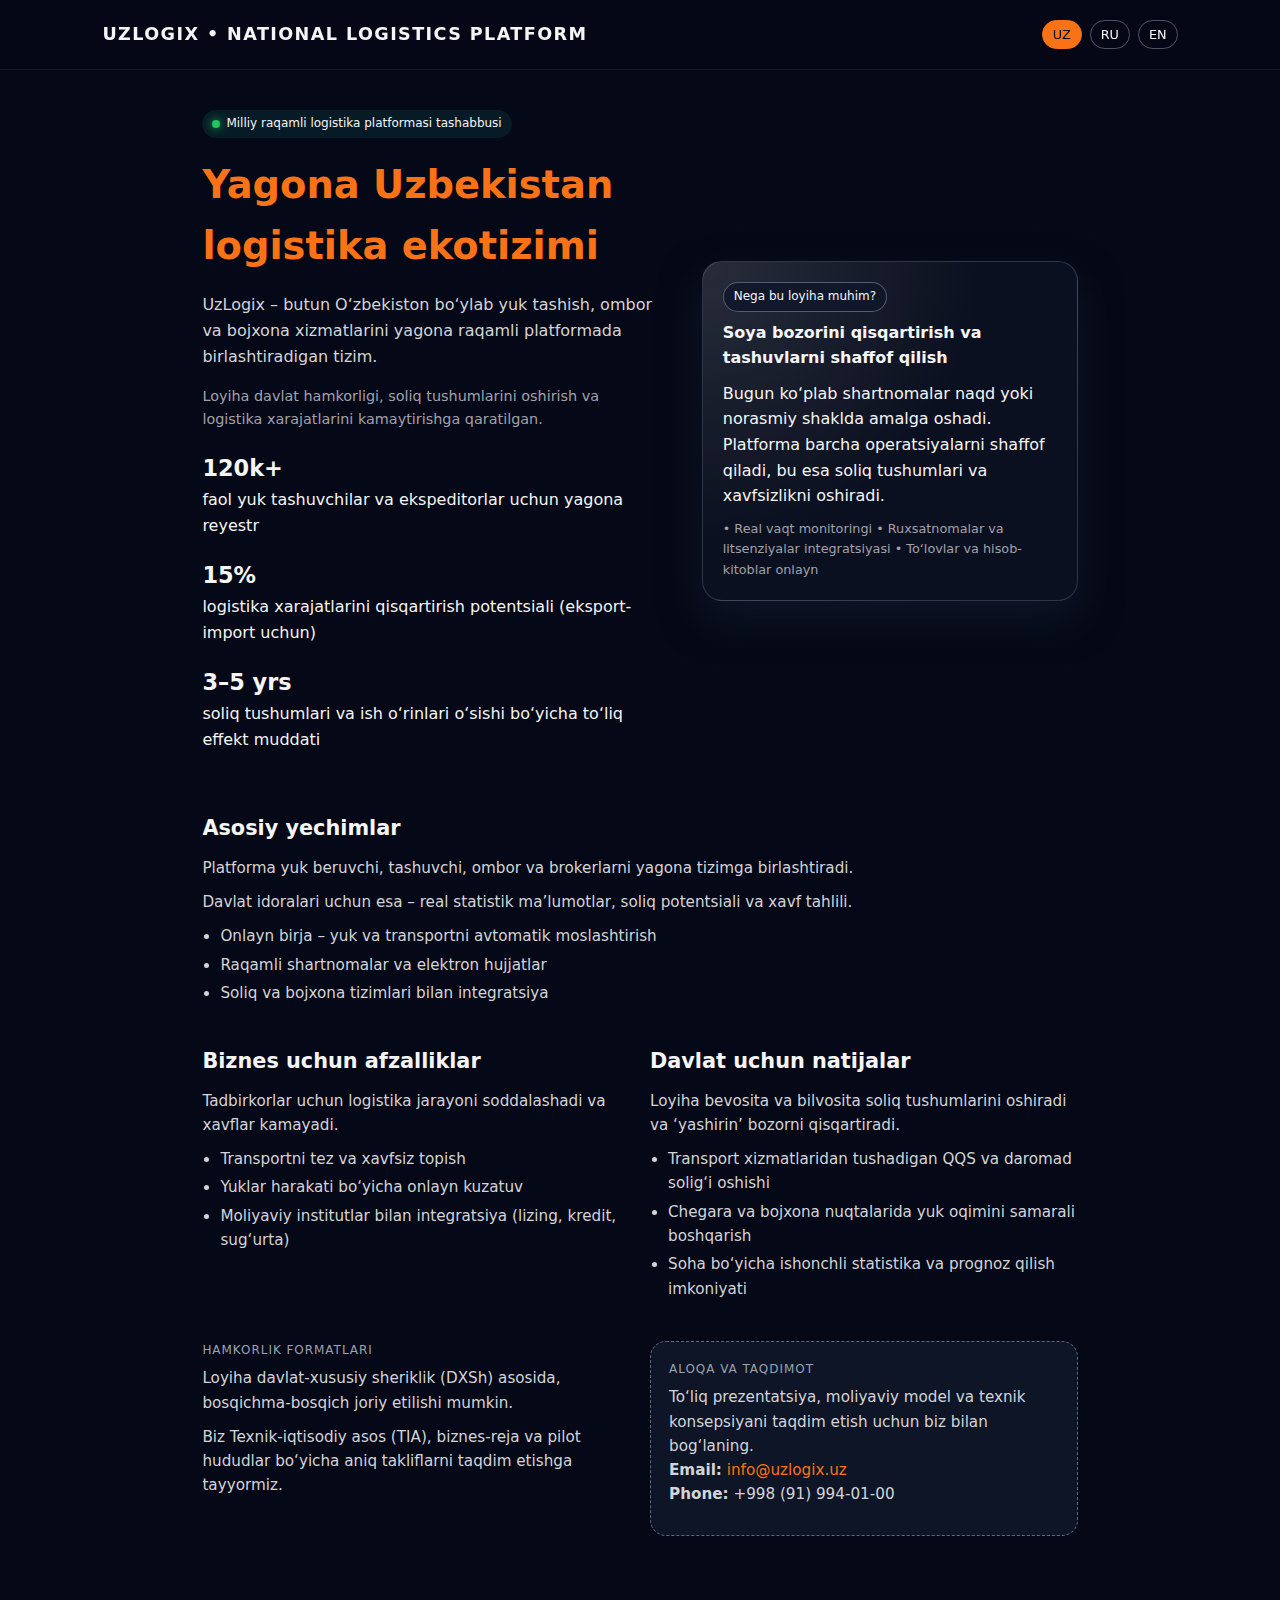
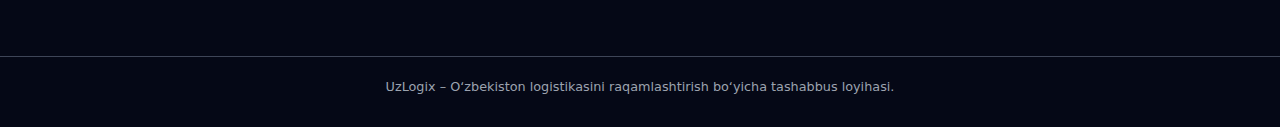
<file: index.html>
<!DOCTYPE html>
<html lang="en">
<head>
  <meta charset="UTF-8" />
  <title>Uzbekistan National Logistics Platform</title>
  <meta name="viewport" content="width=device-width, initial-scale=1" />
  <style>
    * { box-sizing: border-box; margin: 0; padding: 0; font-family: system-ui, -apple-system, BlinkMacSystemFont, "Segoe UI", sans-serif; }
    body { background: #050816; color: #f5f5f5; line-height: 1.6; }
    header { padding: 20px 8%; display: flex; justify-content: space-between; align-items: center; border-bottom: 1px solid rgba(255,255,255,0.08); position: sticky; top: 0; backdrop-filter: blur(10px); background: rgba(5,8,22,0.9); z-index: 10; }
    .logo { font-weight: 700; font-size: 1.1rem; letter-spacing: 0.08em; text-transform: uppercase; }
    .lang-switch { display: flex; gap: 8px; }
    .lang-btn { border: 1px solid rgba(255,255,255,0.3); background: transparent; color: #f5f5f5; padding: 6px 10px; border-radius: 999px; font-size: 0.8rem; cursor: pointer; }
    .lang-btn.active { background: #f97316; border-color: #f97316; color: #050816; }
    main { padding: 40px 8% 80px; max-width: 1080px; margin: 0 auto; }
    .hero { display: grid; grid-template-columns: minmax(0, 2.2fr) minmax(0, 1.8fr); gap: 40px; align-items: center; margin-bottom: 60px; }
    .badge { display: inline-flex; align-items: center; gap: 6px; padding: 4px 10px; background: rgba(15,118,110,0.18); border-radius: 999px; font-size: 0.75rem; margin-bottom: 16px; }
    .badge-dot { width: 8px; height: 8px; border-radius: 50%; background: #22c55e; box-shadow: 0 0 10px #22c55e; }
    h1 { font-size: clamp(2rem, 3vw, 2.6rem); margin-bottom: 16px; }
    h1 span { color: #f97316; }
    .hero-text { color: #d4d4d8; margin-bottom: 16px; }
    .hero-sub { font-size: 0.9rem; color: #a1a1aa; margin-bottom: 20px; }
    .hero-stats { display: flex; flex-wrap: wrap; gap: 20px; margin-top: 10px; }
    .stat { min-width: 120px; }
    .stat strong { font-size: 1.4rem; display: block; }
    .card { background: radial-gradient(circle at top left, rgba(248,250,252,0.12), transparent 55%), #0b1020; border-radius: 20px; padding: 20px; border: 1px solid rgba(148,163,184,0.25); box-shadow: 0 18px 40px rgba(15,23,42,0.9); }
    .pill { display: inline-block; font-size: 0.75rem; padding: 4px 10px; border-radius: 999px; background: rgba(15,23,42,0.9); border: 1px solid rgba(148,163,184,0.5); margin-bottom: 8px; }
    .card h2 { font-size: 1rem; margin-bottom: 10px; }
    .tag-list { margin-top: 10px; font-size: 0.8rem; color: #a1a1aa; }
    section { margin-bottom: 40px; }
    section h2 { font-size: 1.3rem; margin-bottom: 10px; }
    section p { color: #d4d4d8; margin-bottom: 10px; font-size: 0.95rem; }
    ul { padding-left: 18px; color: #d4d4d8; font-size: 0.95rem; }
    li + li { margin-top: 4px; }
    .grid-2 { display: grid; grid-template-columns: repeat(auto-fit, minmax(260px, 1fr)); gap: 20px; }
    .mini-label { font-size: 0.75rem; text-transform: uppercase; letter-spacing: 0.08em; color: #9ca3af; margin-bottom: 6px; }
    .contact-box { background: rgba(15,23,42,0.85); border-radius: 16px; padding: 18px; border: 1px dashed rgba(148,163,184,0.6); font-size: 0.9rem; }
    .contact-box a { color: #f97316; text-decoration: none; }
    footer { padding: 20px 8% 30px; border-top: 1px solid rgba(148,163,184,0.4); font-size: 0.8rem; color: #9ca3af; text-align: center; }
    @media (max-width: 800px) {
      .hero { grid-template-columns: 1fr; }
      header { padding-inline: 16px; }
      main { padding-inline: 16px; }
    }
  </style>
</head>
<body>
<header>
  <div class="logo">UzLogix • National Logistics Platform</div>
  <div class="lang-switch">
    <button class="lang-btn active" data-lang="uz">UZ</button>
    <button class="lang-btn" data-lang="ru">RU</button>
    <button class="lang-btn" data-lang="en">EN</button>
  </div>
</header>

<main>
  <!-- HERO -->
  <div class="hero">
    <div>
      <div class="badge">
        <span class="badge-dot"></span>
        <span data-i18n="badge"></span>
      </div>
      <h1><span data-i18n="hero_title_1"></span> <span>Uzbekistan</span> <span data-i18n="hero_title_2"></span></h1>
      <p class="hero-text" data-i18n="hero_text"></p>
      <p class="hero-sub" data-i18n="hero_sub"></p>

      <div class="hero-stats">
        <div class="stat">
          <strong>120k+</strong>
          <span data-i18n="stat1"></span>
        </div>
        <div class="stat">
          <strong>15%</strong>
          <span data-i18n="stat2"></span>
        </div>
        <div class="stat">
          <strong>3–5 yrs</strong>
          <span data-i18n="stat3"></span>
        </div>
      </div>
    </div>
    <div class="card">
      <div class="pill" data-i18n="card_pill"></div>
      <h2 data-i18n="card_title"></h2>
      <p data-i18n="card_text"></p>
      <div class="tag-list" data-i18n="card_tags"></div>
    </div>
  </div>

  <!-- SECTIONS -->
  <section>
    <h2 data-i18n="sec1_title"></h2>
    <p data-i18n="sec1_p1"></p>
    <p data-i18n="sec1_p2"></p>
    <ul>
      <li data-i18n="sec1_li1"></li>
      <li data-i18n="sec1_li2"></li>
      <li data-i18n="sec1_li3"></li>
    </ul>
  </section>

  <section class="grid-2">
    <div>
      <h2 data-i18n="sec2_title"></h2>
      <p data-i18n="sec2_p1"></p>
      <ul>
        <li data-i18n="sec2_li1"></li>
        <li data-i18n="sec2_li2"></li>
        <li data-i18n="sec2_li3"></li>
      </ul>
    </div>
    <div>
      <h2 data-i18n="sec3_title"></h2>
      <p data-i18n="sec3_p1"></p>
      <ul>
        <li data-i18n="sec3_li1"></li>
        <li data-i18n="sec3_li2"></li>
        <li data-i18n="sec3_li3"></li>
      </ul>
    </div>
  </section>

  <section class="grid-2">
    <div>
      <div class="mini-label" data-i18n="gov_label"></div>
      <p data-i18n="gov_p1"></p>
      <p data-i18n="gov_p2"></p>
    </div>
    <div class="contact-box">
      <div class="mini-label" data-i18n="contact_label"></div>
      <p><span data-i18n="contact_text"></span><br />
      <strong>Email:</strong> <a href="mailto:info@uzlogix.uz">info@uzlogix.uz</a><br />
      <strong>Phone:</strong> +998 (91) 994-01-00</p>
    </div>
  </section>
</main>

<footer>
  <span data-i18n="footer"></span>
</footer>

<script>
  const translations = {
    uz: {
      badge: "Milliy raqamli logistika platformasi tashabbusi",
      hero_title_1: "Yagona",
      hero_title_2: "logistika ekotizimi",
      hero_text: "UzLogix – butun O‘zbekiston bo‘ylab yuk tashish, ombor va bojxona xizmatlarini yagona raqamli platformada birlashtiradigan tizim.",
      hero_sub: "Loyiha davlat hamkorligi, soliq tushumlarini oshirish va logistika xarajatlarini kamaytirishga qaratilgan.",
      stat1: "faol yuk tashuvchilar va ekspeditorlar uchun yagona reyestr",
      stat2: "logistika xarajatlarini qisqartirish potentsiali (eksport-import uchun)",
      stat3: "soliq tushumlari va ish o‘rinlari o‘sishi bo‘yicha to‘liq effekt muddati",
      card_pill: "Nega bu loyiha muhim?",
      card_title: "Soya bozorini qisqartirish va tashuvlarni shaffof qilish",
      card_text: "Bugun ko‘plab shartnomalar naqd yoki norasmiy shaklda amalga oshadi. Platforma barcha operatsiyalarni shaffof qiladi, bu esa soliq tushumlari va xavfsizlikni oshiradi.",
      card_tags: "• Real vaqt monitoringi • Ruxsatnomalar va litsenziyalar integratsiyasi • To‘lovlar va hisob-kitoblar onlayn",
      sec1_title: "Asosiy yechimlar",
      sec1_p1: "Platforma yuk beruvchi, tashuvchi, ombor va brokerlarni yagona tizimga birlashtiradi.",
      sec1_p2: "Davlat idoralari uchun esa – real statistik ma’lumotlar, soliq potentsiali va xavf tahlili.",
      sec1_li1: "Onlayn birja – yuk va transportni avtomatik moslashtirish",
      sec1_li2: "Raqamli shartnomalar va elektron hujjatlar",
      sec1_li3: "Soliq va bojxona tizimlari bilan integratsiya",
      sec2_title: "Biznes uchun afzalliklar",
      sec2_p1: "Tadbirkorlar uchun logistika jarayoni soddalashadi va xavflar kamayadi.",
      sec2_li1: "Transportni tez va xavfsiz topish",
      sec2_li2: "Yuklar harakati bo‘yicha onlayn kuzatuv",
      sec2_li3: "Moliyaviy institutlar bilan integratsiya (lizing, kredit, sug‘urta)",
      sec3_title: "Davlat uchun natijalar",
      sec3_p1: "Loyiha bevosita va bilvosita soliq tushumlarini oshiradi va ‘yashirin’ bozorni qisqartiradi.",
      sec3_li1: "Transport xizmatlaridan tushadigan QQS va daromad solig‘i oshishi",
      sec3_li2: "Chegara va bojxona nuqtalarida yuk oqimini samarali boshqarish",
      sec3_li3: "Soha bo‘yicha ishonchli statistika va prognoz qilish imkoniyati",
      gov_label: "Hamkorlik formatlari",
      gov_p1: "Loyiha davlat-xususiy sheriklik (DXSh) asosida, bosqichma-bosqich joriy etilishi mumkin.",
      gov_p2: "Biz Texnik-iqtisodiy asos (TIA), biznes-reja va pilot hududlar bo‘yicha aniq takliflarni taqdim etishga tayyormiz.",
      contact_label: "Aloqa va taqdimot",
      contact_text: "To‘liq prezentatsiya, moliyaviy model va texnik konsepsiyani taqdim etish uchun biz bilan bog‘laning.",
      footer: "UzLogix – O‘zbekiston logistikasini raqamlashtirish bo‘yicha tashabbus loyihasi."
    },
    ru: {
      badge: "Инициатива национальной цифровой логистической платформы",
      hero_title_1: "Единая",
      hero_title_2: "логистическая экосистема",
      hero_text: "UzLogix — платформа, объединяющая грузоотправителей, перевозчиков, склады и таможенные сервисы по всей Узбекистану.",
      hero_sub: "Проект направлен на рост налоговых поступлений, снижение издержек и сокращение теневого рынка перевозок.",
      stat1: "единый реестр активных перевозчиков и экспедиторов",
      stat2: "потенциал снижения логистических издержек для экспорта и импорта",
      stat3: "горизонт полного эффекта по налогам и занятости",
      card_pill: "Почему это важно?",
      card_title: "Прозрачные перевозки вместо теневого рынка",
      card_text: "Сегодня значительная часть сделок проводится наличными и вне официальной отчетности. Платформа делает операции прозрачными и прослеживаемыми.",
      card_tags: "• Онлайн-мониторинг • Интеграция с разрешениями и лицензиями • Безналичные расчёты",
      sec1_title: "Ключевые решения",
      sec1_p1: "Платформа объединяет все звенья цепочки поставок в одну цифровую среду.",
      sec1_p2: "Для госорганов – это инструмент аналитики, управления рисками и контроля налоговой базы.",
      sec1_li1: "Онлайн-биржа для подбора груза и транспорта",
      sec1_li2: "Электронные контракты и документы",
      sec1_li3: "Интеграция с налоговой и таможней",
      sec2_title: "Преимущества для бизнеса",
      sec2_p1: "Компании получают быстрый доступ к проверенным партнёрам и прозрачным тарифам.",
      sec2_li1: "Сокращение пустых пробегов и простоев",
      sec2_li2: "Отслеживание груза в реальном времени",
      sec2_li3: "Доступ к финансированию, лизингу и страхованию",
      sec3_title: "Результаты для государства",
      sec3_p1: "Рост официального оборота в сфере транспорта и логистики.",
      sec3_li1: "Увеличение НДС и подоходного налога с услуг перевозки",
      sec3_li2: "Повышение пропускной способности погранпереходов",
      sec3_li3: "Точная статистика по грузопотокам и экспортно-импортным операциям",
      gov_label: "Форматы сотрудничества",
      gov_p1: "Проект может быть реализован в формате ГЧП с поэтапным запуском модулей.",
      gov_p2: "Команда готова представить ТЭО, бизнес-план и дорожную карту пилотных регионов.",
      contact_label: "Контакты",
      contact_text: "Для презентации проекта и обсуждения партнёрства свяжитесь с нами:",
      footer: "UzLogix — инициативный проект по цифровизации логистики Узбекистана."
    },
    en: {
      badge: "National digital logistics platform initiative",
      hero_title_1: "Unified",
      hero_title_2: "logistics ecosystem",
      hero_text: "UzLogix is a national platform connecting shippers, carriers, warehouses and customs services across Uzbekistan.",
      hero_sub: "The project is designed to increase tax revenues, reduce logistics costs, and formalize the grey transport market.",
      stat1: "registered carriers and freight forwarders in one system",
      stat2: "potential reduction in logistics costs for export-import flows",
      stat3: "time horizon for full effect on taxes and employment",
      card_pill: "Why this project matters",
      card_title: "From fragmented services to a transparent digital market",
      card_text: "Today many transport deals are informal and paid in cash. The platform makes operations digital and traceable, supporting a healthier business environment.",
      card_tags: "• Real-time tracking • Integration with permits & licenses • Cashless settlements",
      sec1_title: "Core solutions",
      sec1_p1: "The platform unites every part of the supply chain in one digital environment.",
      sec1_p2: "For government institutions it becomes a powerful tool for analytics, risk management and tax base monitoring.",
      sec1_li1: "Online marketplace for matching cargo with available trucks",
      sec1_li2: "Digital contracts and electronic document flow",
      sec1_li3: "Integration with tax and customs systems",
      sec2_title: "Benefits for business",
      sec2_p1: "Companies gain faster access to reliable partners and transparent pricing.",
      sec2_li1: "Lower empty mileage and downtime",
      sec2_li2: "End-to-end cargo tracking",
      sec2_li3: "Integration with banks, leasing and insurance providers",
      sec3_title: "Impact for the state",
      sec3_p1: "The project increases official turnover in the transport and logistics sector.",
      sec3_li1: "Higher VAT and income tax collection from logistics services",
      sec3_li2: "Smarter management of border and customs checkpoints",
      sec3_li3: "Accurate statistics on cargo flows and foreign trade",
      gov_label: "Public–private partnership",
      gov_p1: "The platform can be launched in stages under a PPP model with clear KPIs.",
      gov_p2: "We are ready to present a detailed business plan, financial model and pilot roadmap.",
      contact_label: "Contact & presentation",
      contact_text: "To request the full pitch deck and financial model, please contact:",
      footer: "UzLogix – an initiative to digitalize logistics in Uzbekistan."
    }
  };

  const current = { lang: "uz" };

  function applyTranslations(lang) {
    const dict = translations[lang];
    document.querySelectorAll("[data-i18n]").forEach(el => {
      const key = el.getAttribute("data-i18n");
      if (dict[key]) el.textContent = dict[key];
    });
  }

  document.querySelectorAll(".lang-btn").forEach(btn => {
    btn.addEventListener("click", () => {
      const lang = btn.getAttribute("data-lang");
      current.lang = lang;
      document.querySelectorAll(".lang-btn").forEach(b => b.classList.remove("active"));
      btn.classList.add("active");
      applyTranslations(lang);
    });
  });

  // initial
  applyTranslations(current.lang);
</script>
</body>
</html>
</file>
